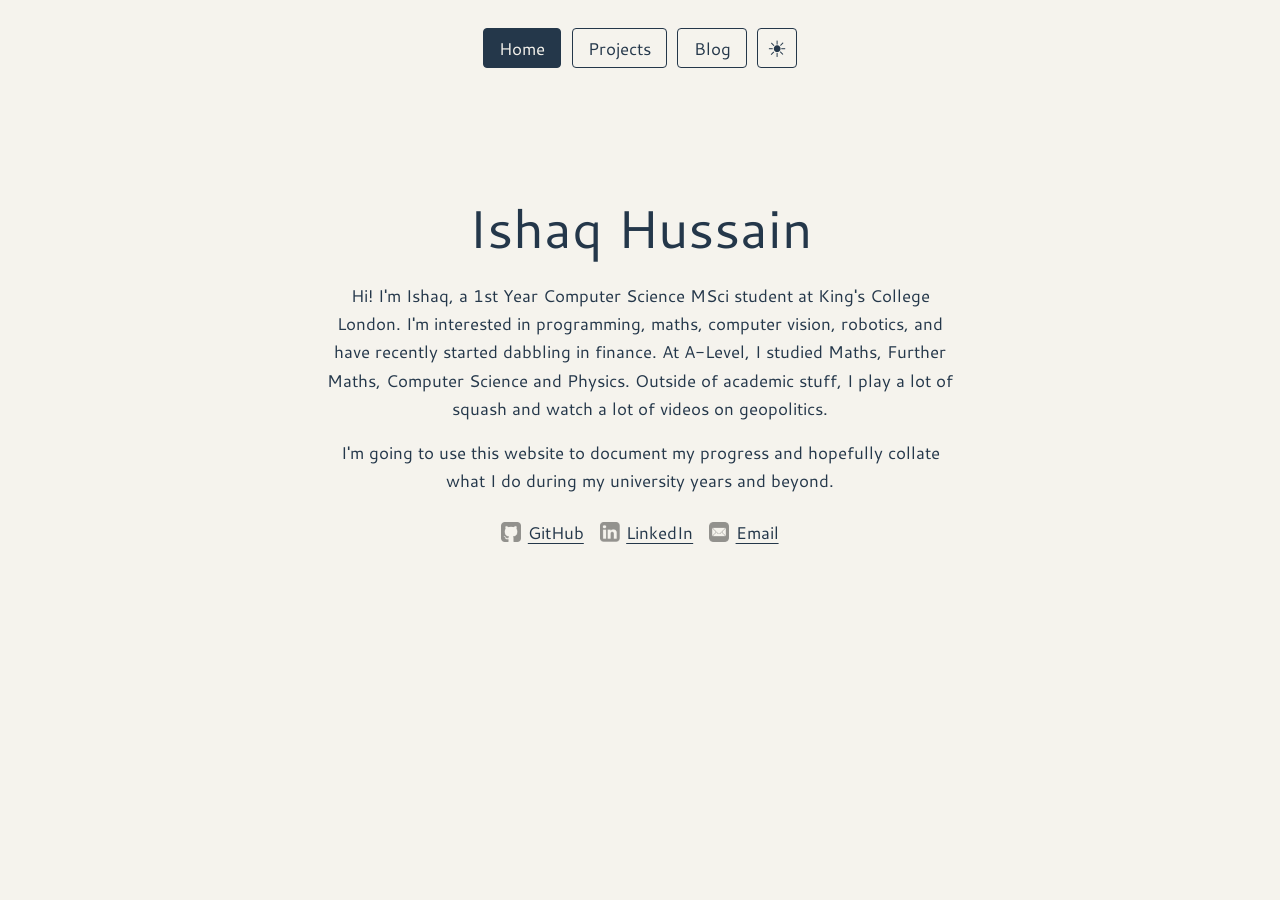
<file: index.html>
<!doctype html>
<html lang="en">
<head>
  <meta charset="utf-8">
  <meta name="viewport" content="width=device-width, initial-scale=1">
  <meta name="description" content="Ishaq Hussain’s personal website and projects.">
  <title>Ishaq Hussain</title>
  <link rel="stylesheet" href="style.css">
  <script defer src="projects.js"></script>
  <script defer src="script.js"></script>
</head>
<body>
  <a class="skip" href="#main">Skip to content</a>
  <header>
    <nav aria-label="Main navigation">
      <a href="#home" data-tab="home" aria-current="page">Home</a>
      <a href="#projects" data-tab="projects">Projects</a>
      <a href="#blog" data-tab="blog">Blog</a>
      <button class="theme-toggle" type="button" aria-label="Dark mode" aria-pressed="false">
        <span class="theme-icon sun" aria-hidden="true">☀</span>
        <span class="theme-icon moon" aria-hidden="true">☾</span>
      </button>
    </nav>
  </header>
  <main id="main">
    <section id="home-view" aria-labelledby="intro">
      <h1 id="intro" tabindex="-1">Ishaq Hussain</h1>
      <p>Hi! I'm Ishaq, a 1st Year Computer Science MSci student at King's College London. I'm interested in programming, maths, computer vision, robotics, and have recently started dabbling in finance. At A-Level, I studied Maths, Further Maths, Computer Science and Physics. Outside of academic stuff, I play a lot of squash and watch a lot of videos on geopolitics.</p>
      <p>I'm going to use this website to document my progress and hopefully collate what I do during my university years and beyond.</p>
      <ul class="socials" aria-label="Social links">
        <li><a href="https://github.com/1physix"><img src="images/github_logo.png" alt="" width="20" height="20">GitHub</a></li>
        <li><a href="https://linkedin.com/in/ishaqhussain1"><img src="images/linkedin_logo.png" alt="" width="20" height="20">LinkedIn</a></li>
        <li><a href="mailto:ishaq.hussain07@gmail.com"><img src="images/email_logo.png" alt="" width="20" height="20">Email</a></li>
      </ul>
    </section>

    <section id="projects-view" aria-labelledby="project-title" hidden>
      <h1 id="project-title" tabindex="-1">Projects</h1>
      <div id="project-list" class="projects"></div>
    </section>

    <section id="detail-view" aria-labelledby="detail-title" hidden></section>

    <section id="blog-view" aria-labelledby="blog-title" hidden>
      <h1 id="blog-title" tabindex="-1">Blog</h1>
      <p>Coming soon.</p>
    </section>
  </main>
</body>
</html>
</file>
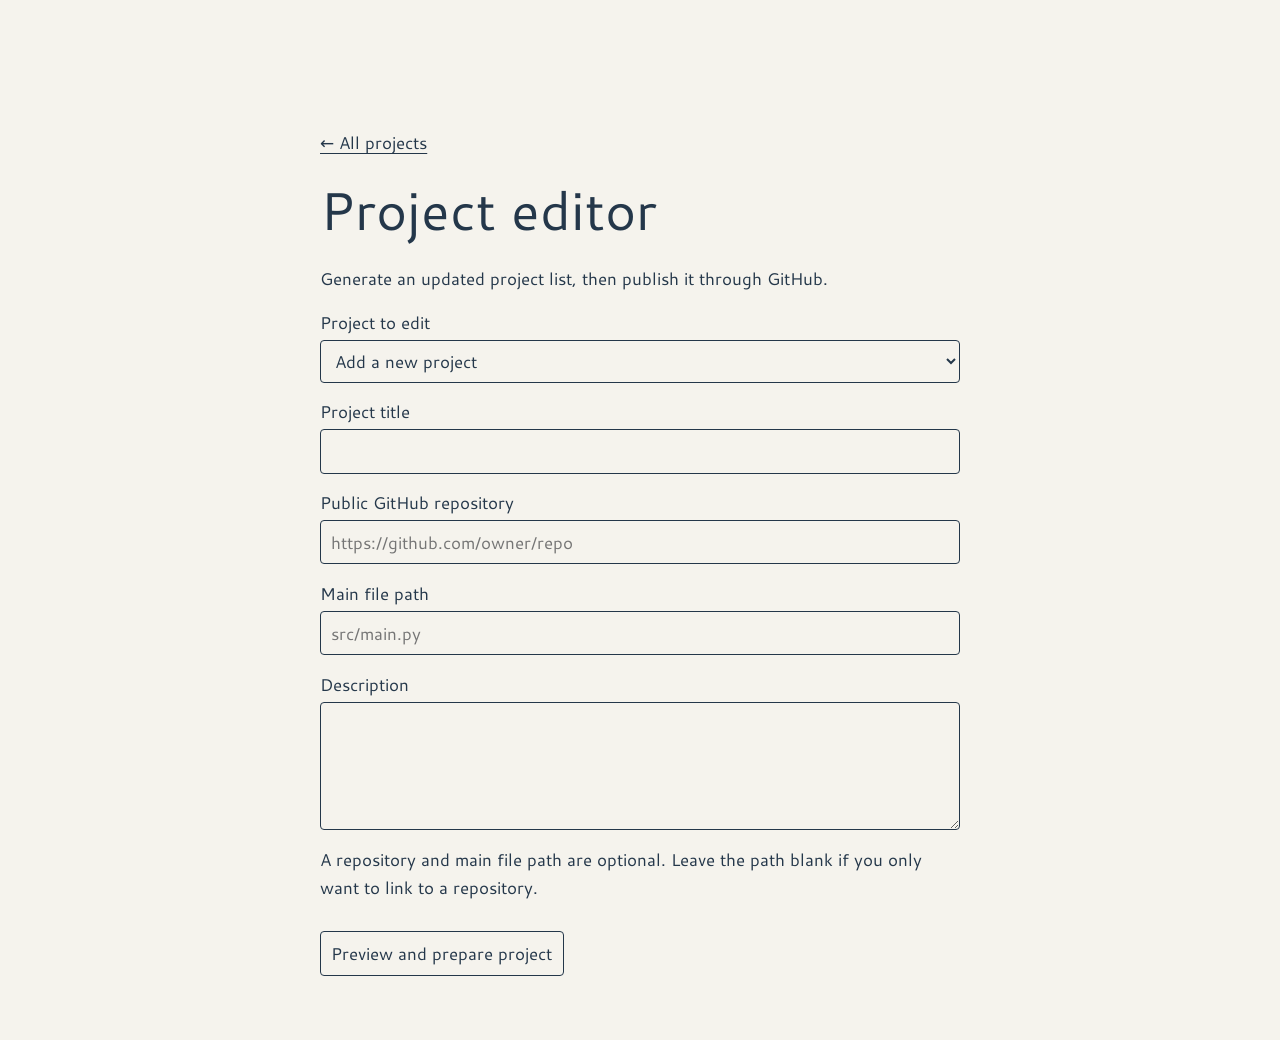
<file: admin/index.html>
<!doctype html>
<html lang="en">
<head>
  <meta charset="utf-8">
  <meta name="viewport" content="width=device-width, initial-scale=1">
  <meta name="robots" content="noindex">
  <title>Project editor · Ishaq Hussain</title>
  <link rel="stylesheet" href="../style.css">
  <script defer src="../projects.js"></script>
  <script type="module" src="editor.mjs"></script>
</head>
<body>
  <main class="project-editor">
    <a class="back-link" href="../#projects">← All projects</a>
    <h1>Project editor</h1>
    <p>Generate an updated project list, then publish it through GitHub.</p>
    <form id="project-form">
      <label>Project to edit <select name="project"><option value="">Add a new project</option></select></label>
      <label>Project title <input name="title" maxlength="120" required></label>
      <label>Public GitHub repository <input name="repository" type="url" placeholder="https://github.com/owner/repo"></label>
      <label>Main file path <input name="path" placeholder="src/main.py"></label>
      <label>Description <textarea name="description" rows="4" maxlength="5000" required></textarea></label>
      <p>A repository and main file path are optional. Leave the path blank if you only want to link to a repository.</p>
      <button type="submit">Preview and prepare project</button>
    </form>
    <p id="editor-status" role="status"></p>
    <section id="editor-output" hidden>
      <h2>Source preview</h2>
      <pre class="project-code"><code id="source-preview"></code></pre>
      <a id="download-projects" download="projects.js">Download projects.js</a>
      <p>Replace the repository’s existing <code>projects.js</code> with the downloaded file. Start from the latest published project list before adding another project.</p>
      <a href="https://github.com/1physix/Portfolio/upload/main">Open GitHub’s upload page</a>
    </section>
  </main>
</body>
</html>
</file>
<file: style.css>
@font-face {
  font-family: "Cantarell Regular";
  font-weight: 400;
  src: url("Cantarell-Regular.ttf") format("truetype");
  font-display: swap;
}

:root {
  --paper: #f5f3ed;
  --ink: #24374a;
  --logo-filter: brightness(0) invert(0);
  --theme-transition: 360ms cubic-bezier(.4, 0, .2, 1);
  color-scheme: light;
}

html[data-theme="dark"] {
  --paper: #1b2530;
  --ink: #f5f3ed;
  --logo-filter: brightness(0) invert(1);
  color-scheme: dark;
}

* { box-sizing: border-box; }
body {
  margin: 0;
  background: var(--paper);
  color: var(--ink);
  font: 1.0625rem/1.65 "Cantarell Regular", system-ui, sans-serif;
}
a { color: inherit; text-underline-offset: .22em; }
a:focus-visible { outline: 2px solid var(--ink); outline-offset: 4px; }
.skip { position: absolute; top: .75rem; left: .75rem; }
.skip:not(:focus) { transform: translateY(-200%); }

nav {
  display: flex;
  flex-wrap: wrap;
  justify-content: center;
  gap: .65rem;
  padding: 1.75rem 1rem 0;
}
nav a {
  border: 1px solid var(--ink);
  border-radius: .25rem;
  padding: .3rem .95rem;
  text-decoration: none;
}
nav a:hover, nav a[aria-current="page"] {
  color: var(--paper);
  background: var(--ink);
}
main {
  width: min(100% - 2.5rem, 40rem);
  margin: clamp(3.5rem, 11vw, 8rem) auto 4rem;
}
#home-view, #blog-view { text-align: center; }
h1, h2 { font-weight: 400; line-height: 1.2; }
h1 { margin: 0 0 1.4rem; font-size: clamp(2.3rem, 7vw, 3.3rem); }
p { margin: 0 0 1rem; }

.socials, .stack, .project-links {
  display: flex;
  flex-wrap: wrap;
  gap: .4rem 1rem;
  list-style: none;
  padding: 0;
}
.socials { justify-content: center; margin-top: 1.5rem; }
.socials a { display: inline-flex; align-items: center; gap: .4rem; }
.socials img {
  object-fit: contain;
  filter: var(--logo-filter);
  opacity: .4;
  transition: opacity .16s ease, transform .16s ease, filter var(--theme-transition);
}
.socials a:hover img, .socials a:focus-visible img {
  opacity: 1;
  transform: scale(1.15);
}
@media (prefers-reduced-motion: reduce) {
  .socials img { transition: none; }
}

.projects { display: grid; gap: .8rem; }
.project {
  position: relative;
  display: block;
  border: 1px solid var(--ink);
  border-radius: .25rem;
  padding: 1rem 2.5rem 1rem 1rem;
  text-decoration: none;
}
.project h2 { margin: .2rem 0 .35rem; font-size: 1.3rem; }
.project:hover h2, .project:focus-visible h2 { text-decoration: underline; }
.card-arrow { position: absolute; top: 1rem; right: 1rem; }
.eyebrow, .stack { font-size: .9rem; }
.project .stack, .eyebrow { margin: 0; }
.project-summary { margin-bottom: .5rem; }
.back-link { display: inline-block; margin-bottom: 1.4rem; }
#detail-view h1 { margin-top: .25rem; }
#detail-view h2 { margin-top: 1.5rem; }
.project-image { display: block; max-width: 100%; height: auto; }
[hidden] { display: none !important; }

.theme-toggle {
  display: grid;
  place-items: center;
  width: 2.5rem;
  padding: 0;
  border: 1px solid var(--ink);
  border-radius: .25rem;
  background: var(--paper);
  color: var(--ink);
  font: inherit;
  cursor: pointer;
}
.theme-toggle:hover { background: var(--ink); color: var(--paper); }
.theme-toggle:focus-visible { outline: 2px solid var(--ink); outline-offset: 4px; }
.theme-icon {
  grid-area: 1 / 1;
  font-size: 1.4rem;
  line-height: 1;
  opacity: 1;
  transform: rotate(0) scale(1);
  transition: opacity var(--theme-transition), transform var(--theme-transition);
}
.theme-icon.moon { opacity: 0; transform: rotate(-25deg) scale(.8); }
[data-theme="dark"] .sun { opacity: 0; transform: rotate(25deg) scale(.8); }
[data-theme="dark"] .moon { opacity: 1; transform: rotate(0) scale(1); }
.animate-theme body,
.animate-theme nav a,
.animate-theme .theme-toggle,
.animate-theme .project {
  transition:
    background-color var(--theme-transition),
    color var(--theme-transition),
    border-color var(--theme-transition);
}

@media (prefers-reduced-motion: reduce) {
  :root { --theme-transition: 0ms; }
}

.project-editor form { display: grid; gap: .9rem; margin-bottom: 1rem; }
.project-editor label { display: grid; gap: .25rem; }
.project-editor input, .project-editor textarea, .project-editor select, .project-editor button {
  padding: .45rem .65rem;
  border: 1px solid var(--ink);
  border-radius: .25rem;
  background: var(--paper);
  color: var(--ink);
  font: inherit;
}
.project-editor button { justify-self: start; cursor: pointer; }
.project-code {
  overflow: auto;
  max-height: 28rem;
  padding: .85rem;
  border: 1px solid var(--ink);
  border-radius: .25rem;
}
</file>
